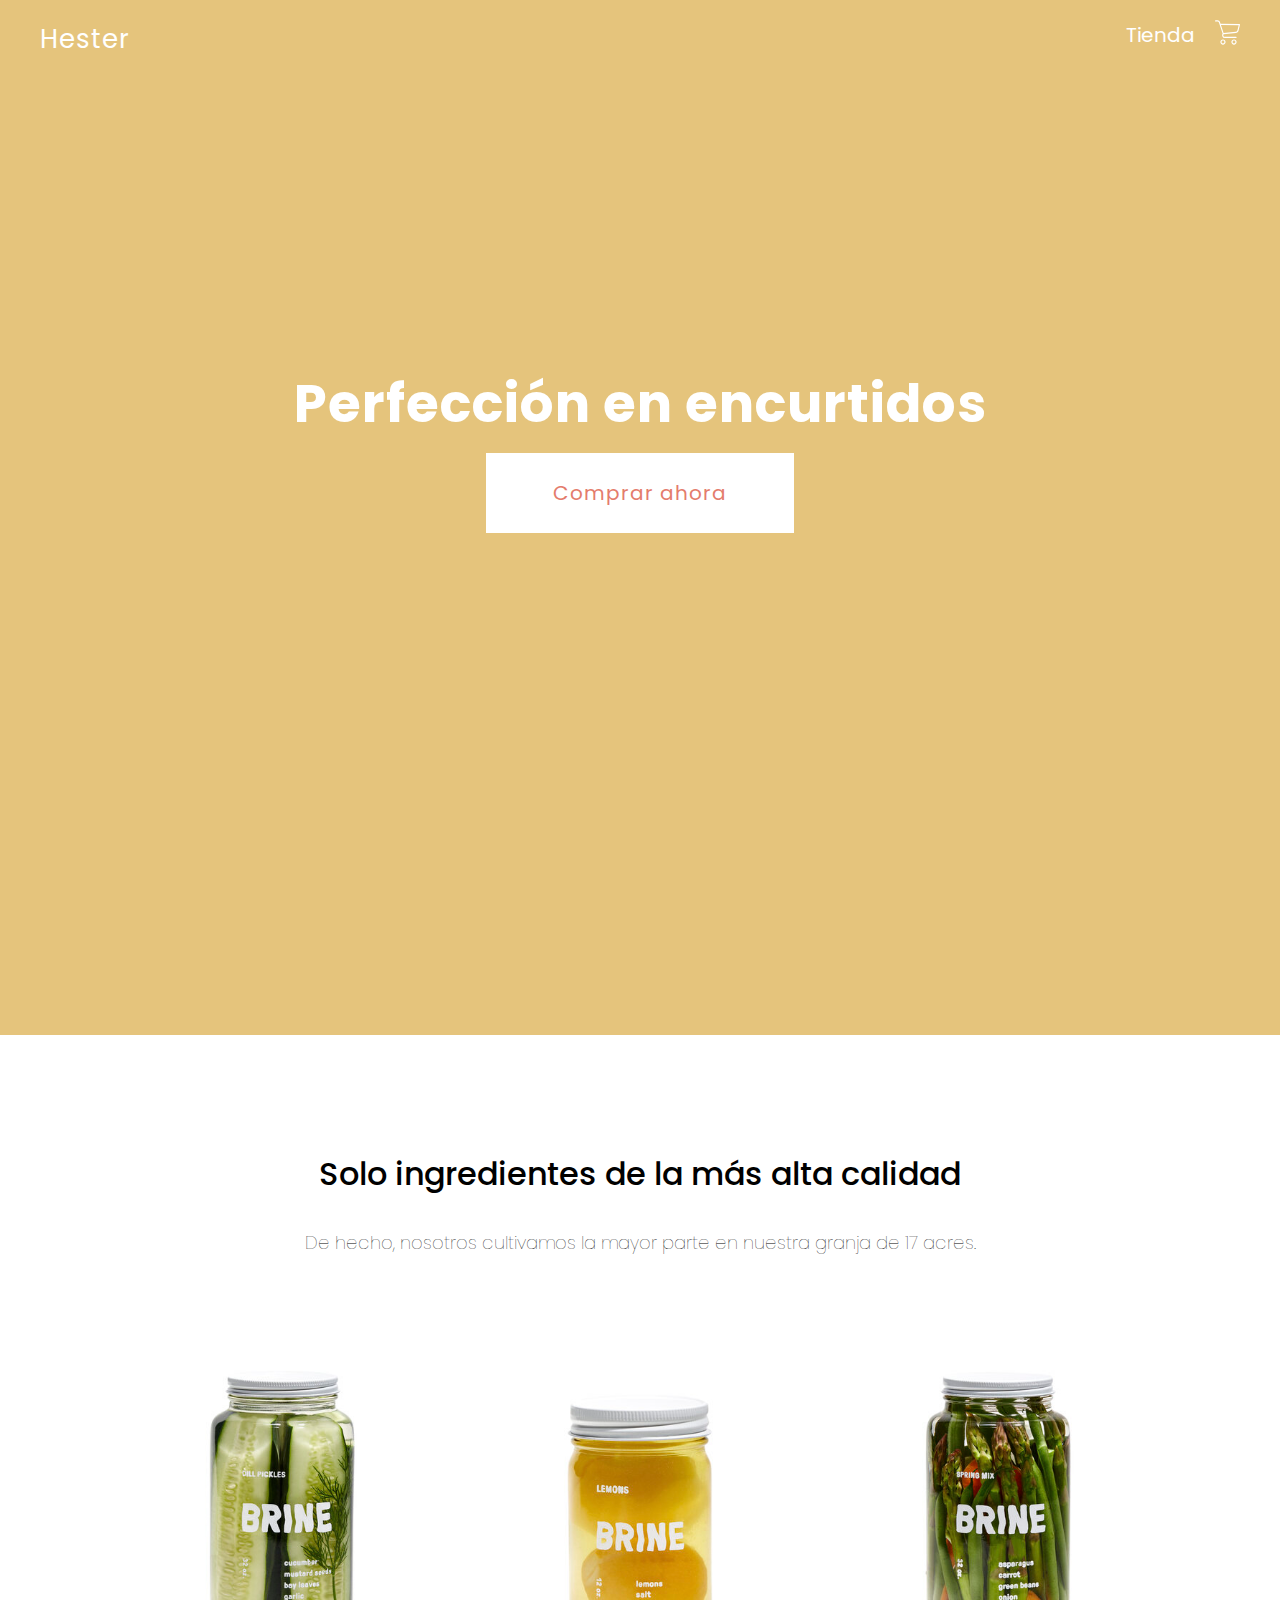
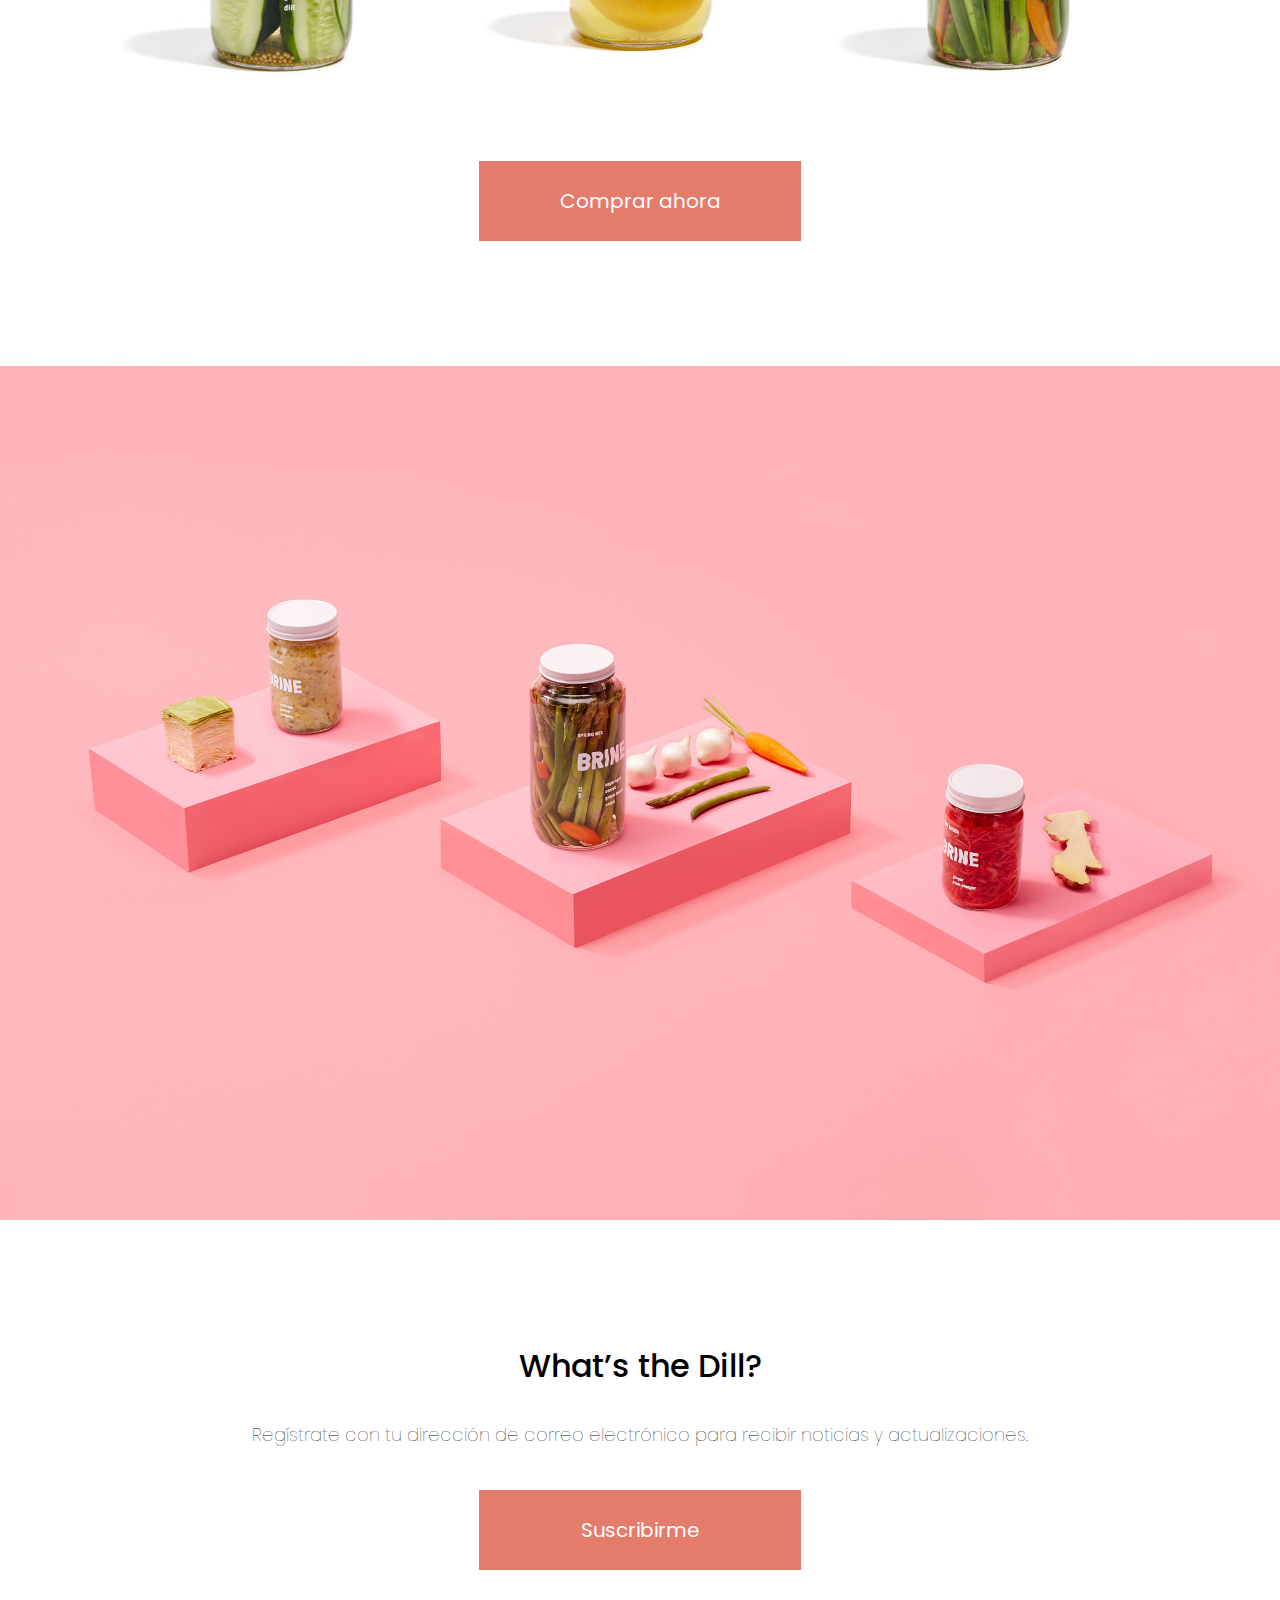
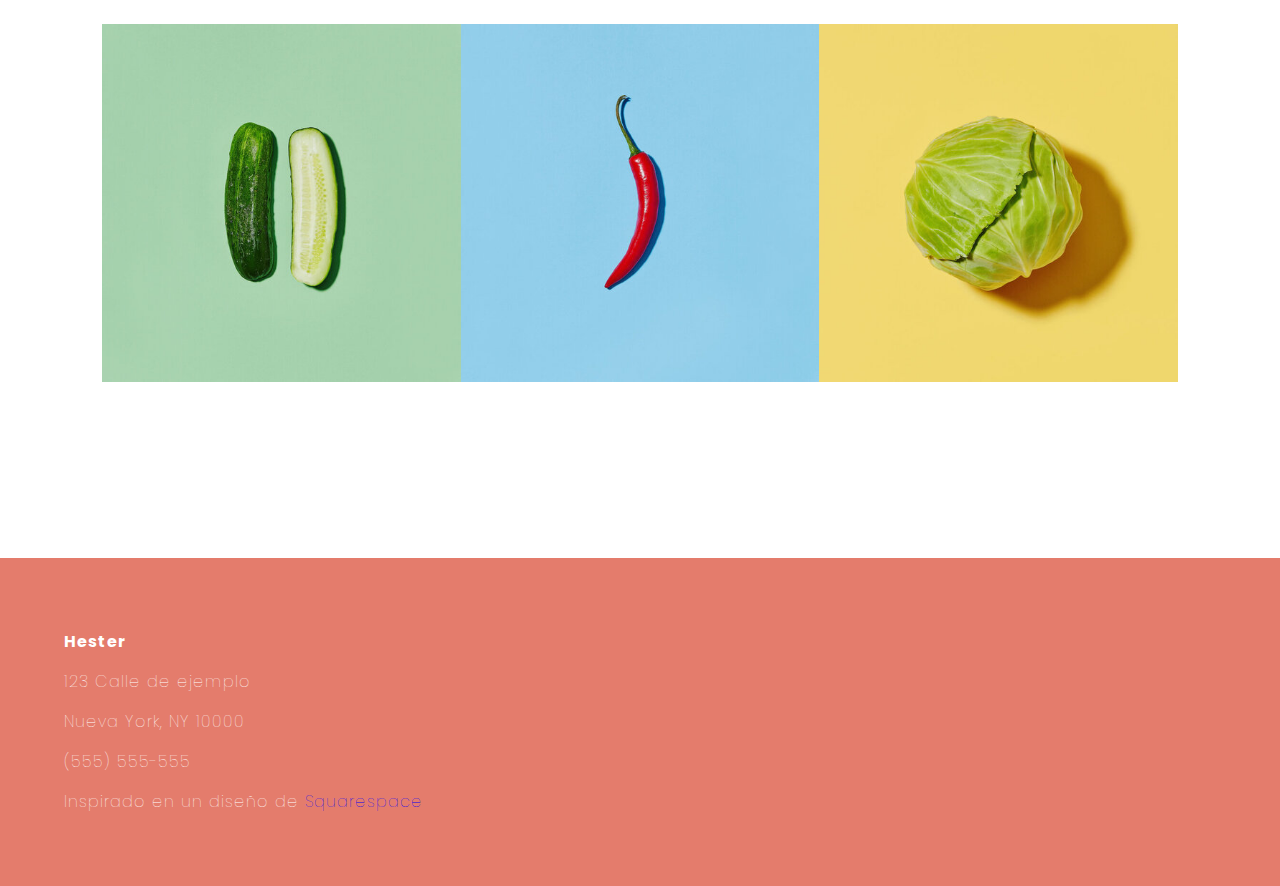
<file: index.html>
<!DOCTYPE html>
<html lang="en">

<head>
	<meta charset="UTF-8">
	<meta name="viewport" content="width=device-width, initial-scale=1.0">

	<!-- fonts -->
	<link href="https://fonts.googleapis.com/css2?family=Poppins:wght@100;200;300;400;500;600;700;800;900&display=swap"
		rel="stylesheet">

	<!-- icon-->
	<link rel="icon" type="image/jpeg" href="/assets/home_files/image-asset(2).jpeg" sizes="any" />

	<!-- styles -->
	<link rel="stylesheet" href="styles/css/styles.css">

	<title>Hester</title>
</head>

<body>

	<header class="header__container">

		<!-- header -->
		<section class="header">
			<h1 class="title">Hester</h1>
			<nav class="navbar">
				<!-- TODO: Agregar links-->
				<a class="navLinks" href="store.html">Tienda</a>
				<a class="navLinks" href="cart.html"><img src="/assets/shopping-cart.svg" alt="Shopping Cart"
						width="25"></a>
			</nav>
		</section>
		<!-- hero -->
		<section class="hero">
			<!-- <img id="imagen_fondito" src="assets/home_files/pickle-perfection-v1.jpg" alt="Fondo"> -->
			<h2>Perfección en encurtidos</h2>
			
			<a class="button" href="store.html">Comprar ahora</a>

		</section>

	</header>
	<main class="indexMain">

		<!-- vista previa del shop? -->
		<section class="shopPreview">

			<section class="shopPreview__texts">
				<h3 class="main__titles">Solo ingredientes de la más alta calidad</h3>
				<p class="main__paragraph">De hecho, nosotros cultivamos la mayor parte en nuestra granja de 17
					acres.</p>
			</section>

			<!-- TODO: poner links al shop -->
			<section class="shopPreview___products">
				<a href=""><img class="productSize" src="/assets/home_files/image-asset.jpeg" alt=""></a>
				<a href=""><img class="productSize" src="/assets/home_files/image-asset(1).jpeg" alt=""></a>
				<a href=""><img class="productSize" src="/assets/home_files/image-asset(2).jpeg" alt=""></a>
			</section>

			<a class="buttonOpcion2" href="">Comprar ahora</a>
		</section>

		<!-- imagen del final -->
		<section class="imageDecoration__Container">
			<img class="imageDecoration" src="/assets/home_files/pink-image.jpg" alt="">
		</section>

		<article class="shopPreview">
			<h4 class="main__titles">What’s the Dill?</h4>
			<p class="main__paragraph">Regístrate con tu dirección de correo electrónico para recibir noticias y
				actualizaciones.</p>

			<a class="buttonOpcion2" href="">Suscribirme</a>

			<section class="shopPreview___products">
				<a href=""><img class="productSize" src="/assets/home_files/pickels.jpeg" alt=""></a>
				<a href=""><img class="productSize" src="/assets/home_files/hot-pepper.jpeg" alt=""></a>
				<a href=""><img class="productSize" src="/assets/home_files/cabbage.jpeg" alt=""></a>
			</section>


		</article>
	</main>


	<footer>
		<h4>Hester</h4>

		<p>123 Calle de ejemplo<br>Nueva York, NY 10000<br>(555) 555-555<br>Inspirado en un diseño de <a
				href="https://www.squarespace.com/" target="_blank">Squarespace</a></p>

	</footer>


	<!-- scripts -->
	<script src=""></script>
</body>

</html>
</file>
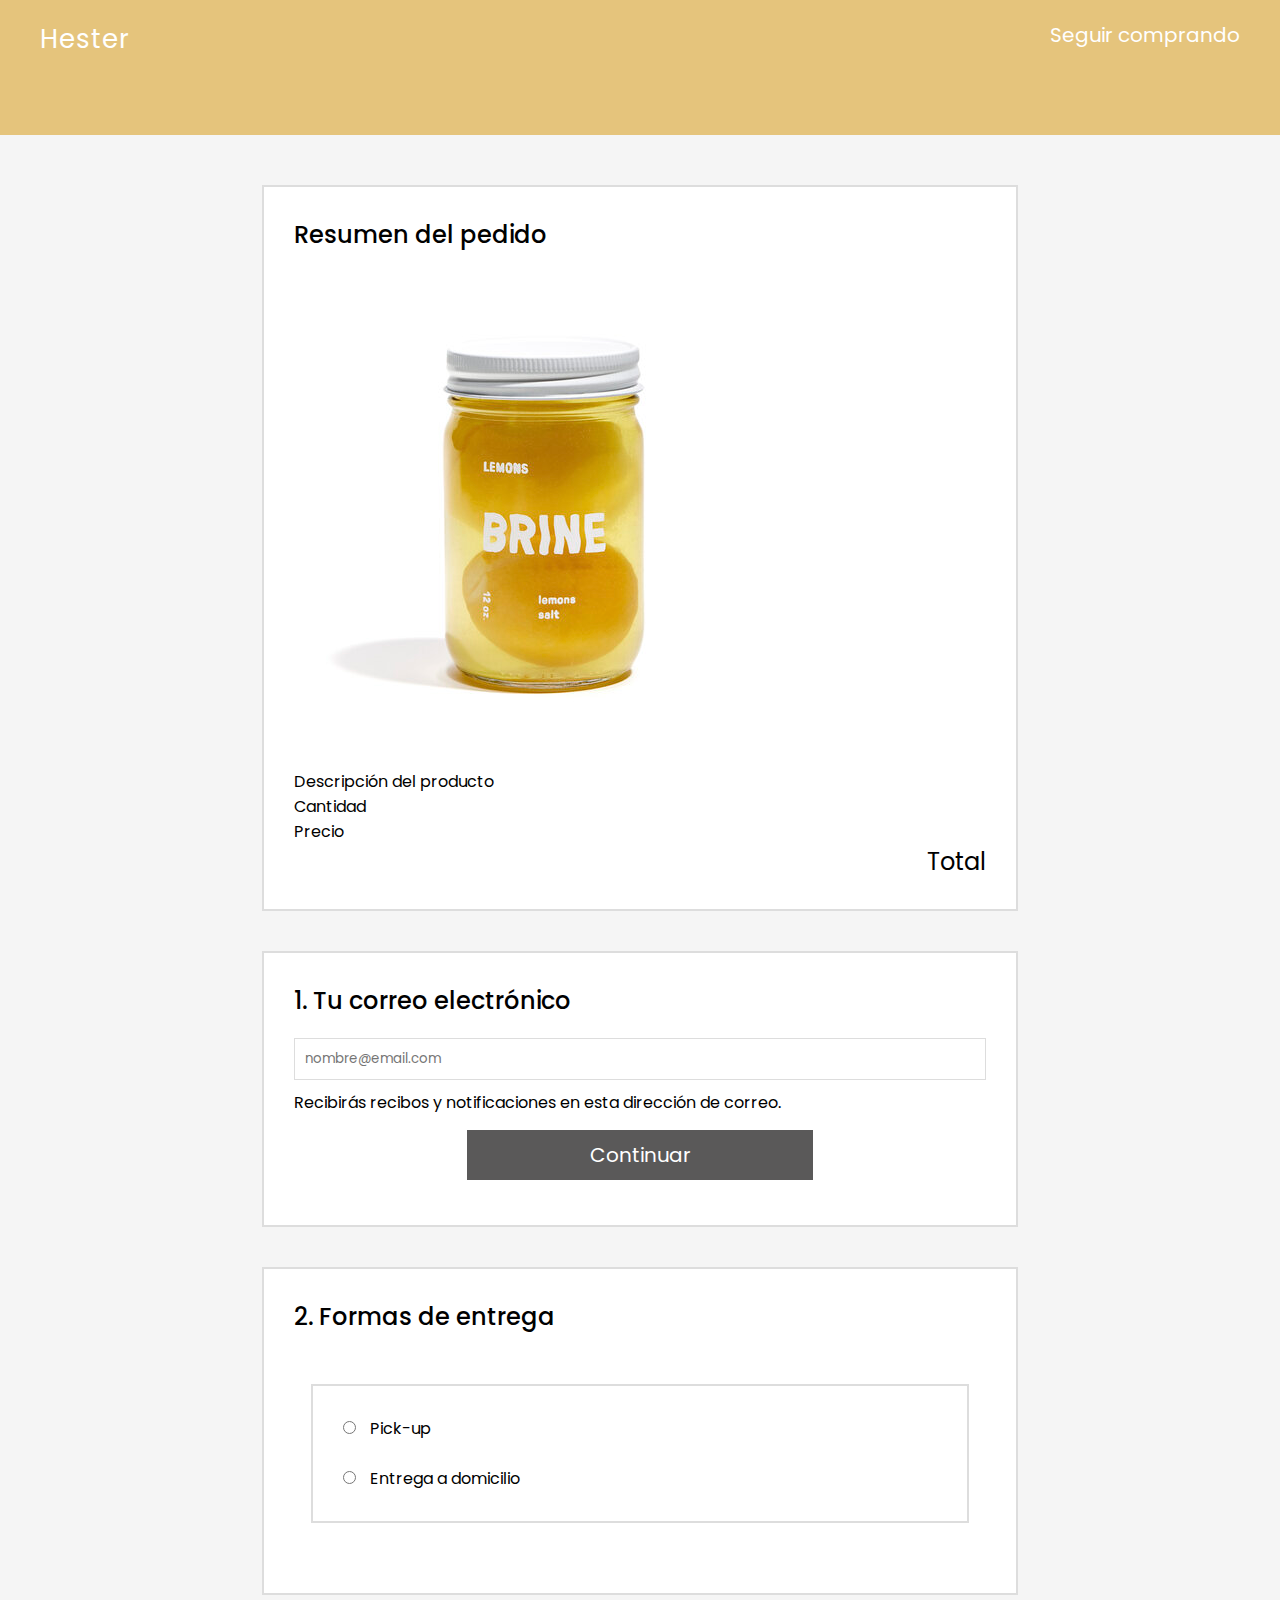
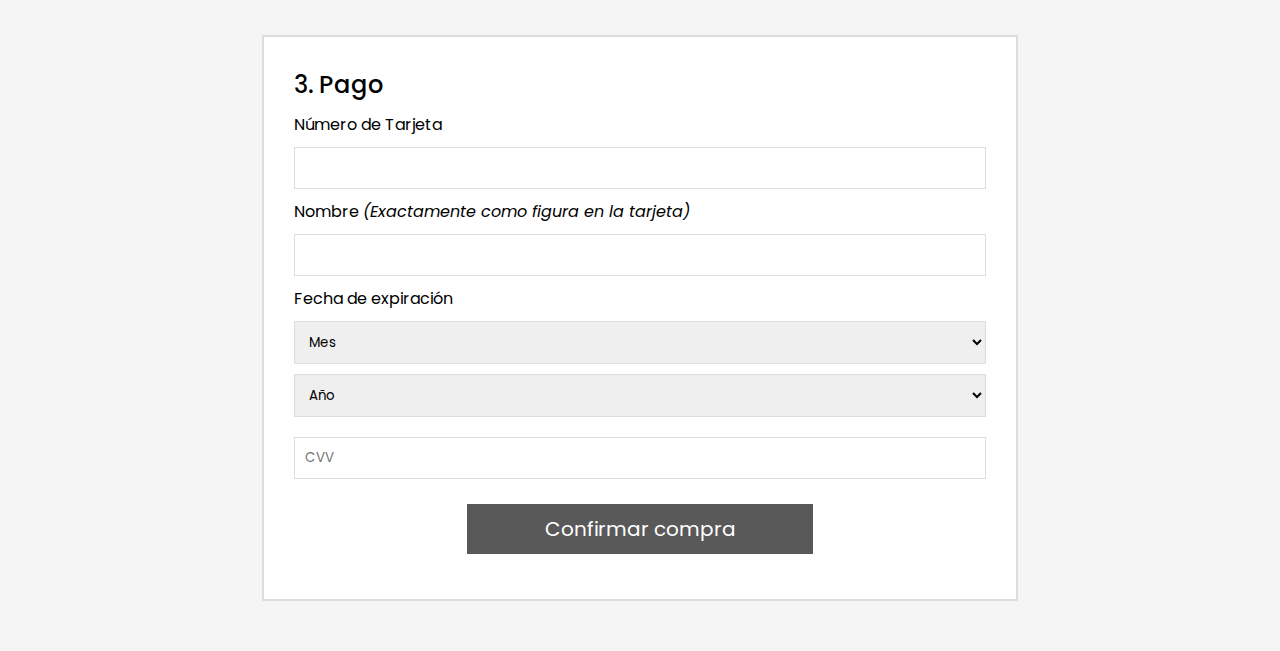
<file: payment.html>
<!DOCTYPE html>
<html lang="en">

<head>
	<meta charset="UTF-8">
	<meta name="viewport" content="width=device-width, initial-scale=1.0">

	<!-- fonts -->
	<link href="https://fonts.googleapis.com/css2?family=Poppins:wght@100;200;300;400;500;600;700;800;900&display=swap"
		rel="stylesheet">

	<!-- icon-->
	<link rel="icon" type="image/jpeg" href="/assets/home_files/image-asset(2).jpeg" sizes="any" />

	<!-- styles -->
	<link rel="stylesheet" href="styles/css/styles.css">

	<title>Hester</title>
</head>

<body>
	<header class="header__container">

		<section class="header">
			<a href="/index.html">
				<h1 class="title">Hester</h1>
			</a>
			<nav class="navbar">
				<a class="navLinks" href="store.html">Seguir comprando</a>
			</nav>
		</section>
	</header>

	<main class="grayBackground">

		<section class="forms_container">

			<!-- Carrito -->
			<section class="formStyle" action="">
				<p class="formTitle">Resumen del pedido</p>

				<section class="cart">
					<img class="productSelectedImage" src="/assets/store_files/image-asset(2).jpeg" alt="">
					<p>Descripción del producto</p>
					<p>Cantidad</p>
					<p>Precio</p>
				</section>
				<p class="totalAmount">Total</p>
			</section>

			<!-- Correo -->
			<form name="mailForm" class="formStyle" action="">
				<p class="formTitle">1. Tu correo electrónico</p>
				<input class="inputs__style" type="email" name="email" placeholder="nombre@email.com" required>
				<p>Recibirás recibos y notificaciones en esta dirección de correo.</p>
				<input class="paymentButtons" type="submit" value="Continuar">
			</form>

			<!-- Opciones de envio -->

			<section class="formStyle">
				<p class="formTitle">2. Formas de entrega</p>

				<form action="" class="deliveryStyle" id="selectionDelivery">
					<label for="pickUpMethod">
						<input type="radio" name="methodChosen" id="pickUpMethod" value="Pick-up" required>
						<p class="chooseMethodStyle">Pick-up</p>
					</label>
					<br>
					<br>
					<label for="deliveryMethod">
						<input type="radio" name="methodChosen" id="deliveryMethod" value="Entrega a domicilio">
						<p class="chooseMethodStyle">Entrega a domicilio</p>
					</label>
				</form>

				<!-- Retiro en la tienda -->

				<section class="deliveryStyle hidden" id="pickUpOpcion">
					<p class="formTitle">Retiro en el showroom</p>
					<p>Su pedido está disponible para pasar a retirar por nuestro showroom. </p>
					<br>
					<p>Nuestro <strong> horario de atención</strong> es de <strong>lunes a viernes de 10:00 a
							18:00.</strong> </p>
					<br>
					<p><strong>Dirección: Paseo del Jockey</strong> </p>
				</section>


				<!-- Devivery -->
				<form name="deliveryMethod" class="deliveryStyle hidden" action="" id="deliveryOption">
					<p class="formTitle">Envío</p>
					<input class="inputs__style" type="text" name="nombre" placeholder="Nombre" required>
					<input class="inputs__style" type="text" name="apellido" placeholder="Apellido" required>
					<select class="inputs__style" name="paisresidencia">
						<option value="Argentina" id="AR">Argentina</option>
						<option value="Chile" id="CL">Chile</option>
						<option value="Uruguay" id="UY">Uruguay</option>
					</select>
					<input class="inputs__style" type="text" name="cp" placeholder="Código Postal" required>
					<input class="inputs__style" type="text" name="ciudad" placeholder="Ciudad" required>
					<input class="inputs__style" type="text" name="direccion" placeholder="Direccion" required>
					<input class="inputs__style" type="text" name="telefono" placeholder="Numero de telefono" required>
					<input class="paymentButtons" type="submit" value="Continuar">
				</form>

			</section>

			<!-- Pago -->

			<form name="paymentMethod" class="formStyle" autocomplete="off" novalidate>
				<p class="formTitle">3. Pago</p>
				<fieldset class="noBorder">
					<label for="card-number">Número de Tarjeta</label>
					<input type="num" id="card-number" class="input-cart-number inputs__style" maxlength="16"
						minlength="16" required />
				</fieldset>
				<fieldset class="noBorder">
					<label for="card-holder">Nombre <i>(Exactamente como figura en la tarjeta)</i></label>
					<input type="text" id="card-holder" class="inputs__style" required />
				</fieldset>
				<fieldset class="fieldset-expiration noBorder">
					<label for="card-expiration-month">Fecha de expiración</label>
					<div class="select">
						<select class="inputs__style" id="card-expiration-month" placeholder="Mes" required>
							<option>Mes</option>
							<option>01</option>
							<option>02</option>
							<option>03</option>
							<option>04</option>
							<option>05</option>
							<option>06</option>
							<option>07</option>
							<option>08</option>
							<option>09</option>
							<option>10</option>
							<option>11</option>
							<option>12</option>
						</select>
					</div>
					<div class="select">
						<select class="inputs__style" id="card-expiration-year" placeholder="Año" required>
							<option>Año</option>
							<option>2020</option>
							<option>2021</option>
							<option>2022</option>
							<option>2023</option>
							<option>2024</option>
							<option>2025</option>
							<option>2026</option>
							<option>2027</option>
							<option>2028</option>
							<option>2029</option>
							<option>2030</option>
						</select>
					</div>
				</fieldset>
				<fieldset class="fieldset-ccv noBorder">
					<input class="inputs__style" type="text" id="card-ccv" maxlength="3" placeholder="CVV" required />
				</fieldset>
				<input class="paymentButtons" type="submit" value="Confirmar compra">

			</form>
		</section>
	</main>


	<!-- script -->
	<script src="js/main.js"></script>
</body>

</html>
</file>
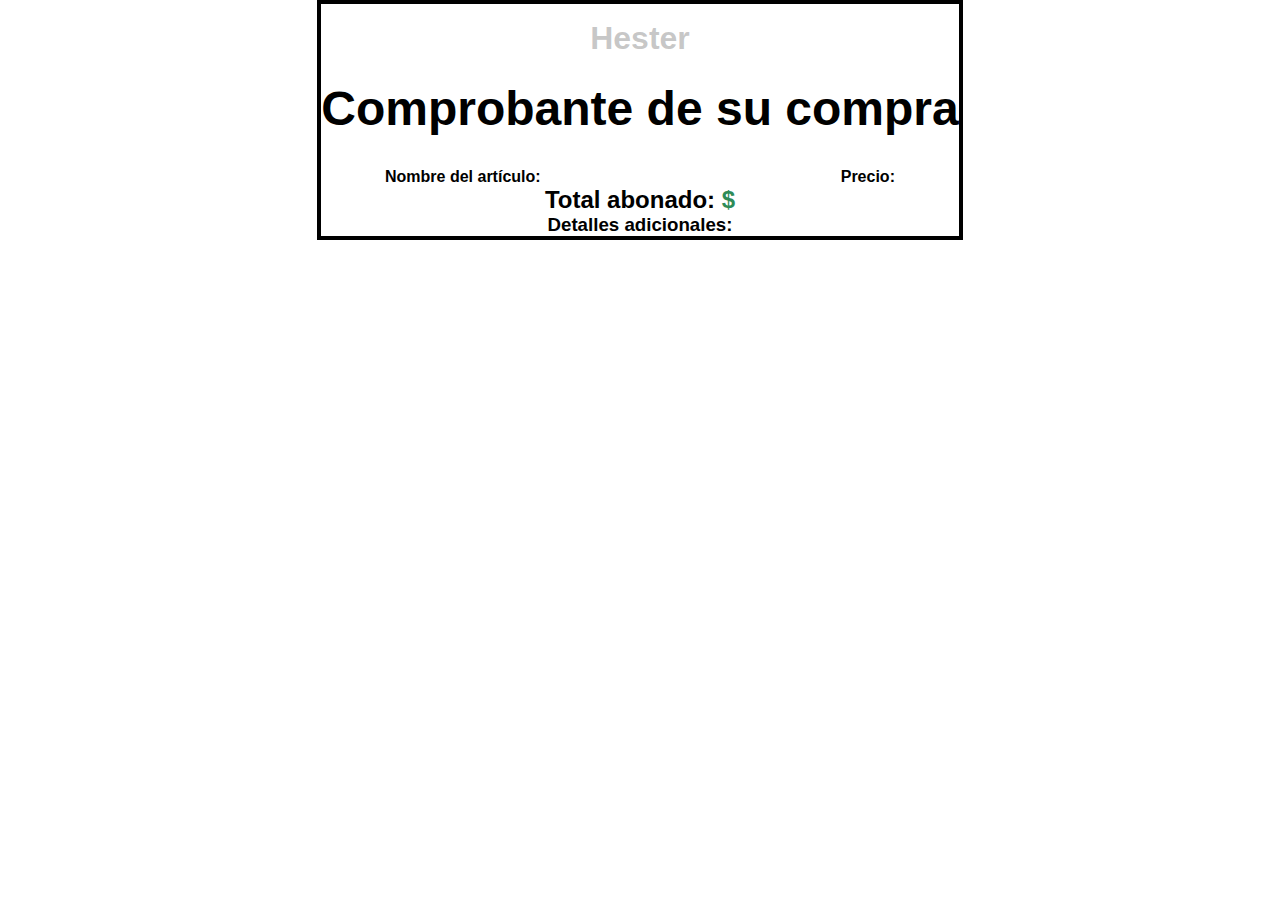
<file: receipt.html>
<!DOCTYPE html>
<html lang="en">

<head>
    <meta charset="UTF-8">
    <meta name="viewport" content="width=device-width, initial-scale=1.0">
    <title>Comprobante de compra</title>
    <!--LINKEAR CSS-->
    <link rel="stylesheet" href="/styles/css/styles.css">
</head>

<body>
    <section class="rec">
        <!--//LOGO-->
        <h1 class="title" stlye="color:black; align-self:center;">Hester</h1>
        <!--//TITULO-->
        <h1 class="rec_h1">Comprobante de su compra</h1>
        <!--//TODOS LOS ITEMS-->
        <div class="rec_contenedor">
            <!--//NOMBRE DEL ARTICULO-->
            <ul class="rec_list">
                <h4>Nombre del artículo:</h4>

            </ul>
            <!--//-->
            <ul class="rec_precios">
                <h4>Precio:</h4>
            </ul>
        </div>
        <!--//TOTAL-->
        <h2 class="rec_h2">Total abonado: <span></span></h2>
        <!--//DETALLES-->
        <div class="rec_detalles">
            <h3>Detalles adicionales: <span></span></h3>
        </div>

    </section>
    <!--//SCRIPT-->
    <script src="/js/receipt.js"></script>
</body>

</html>
</file>
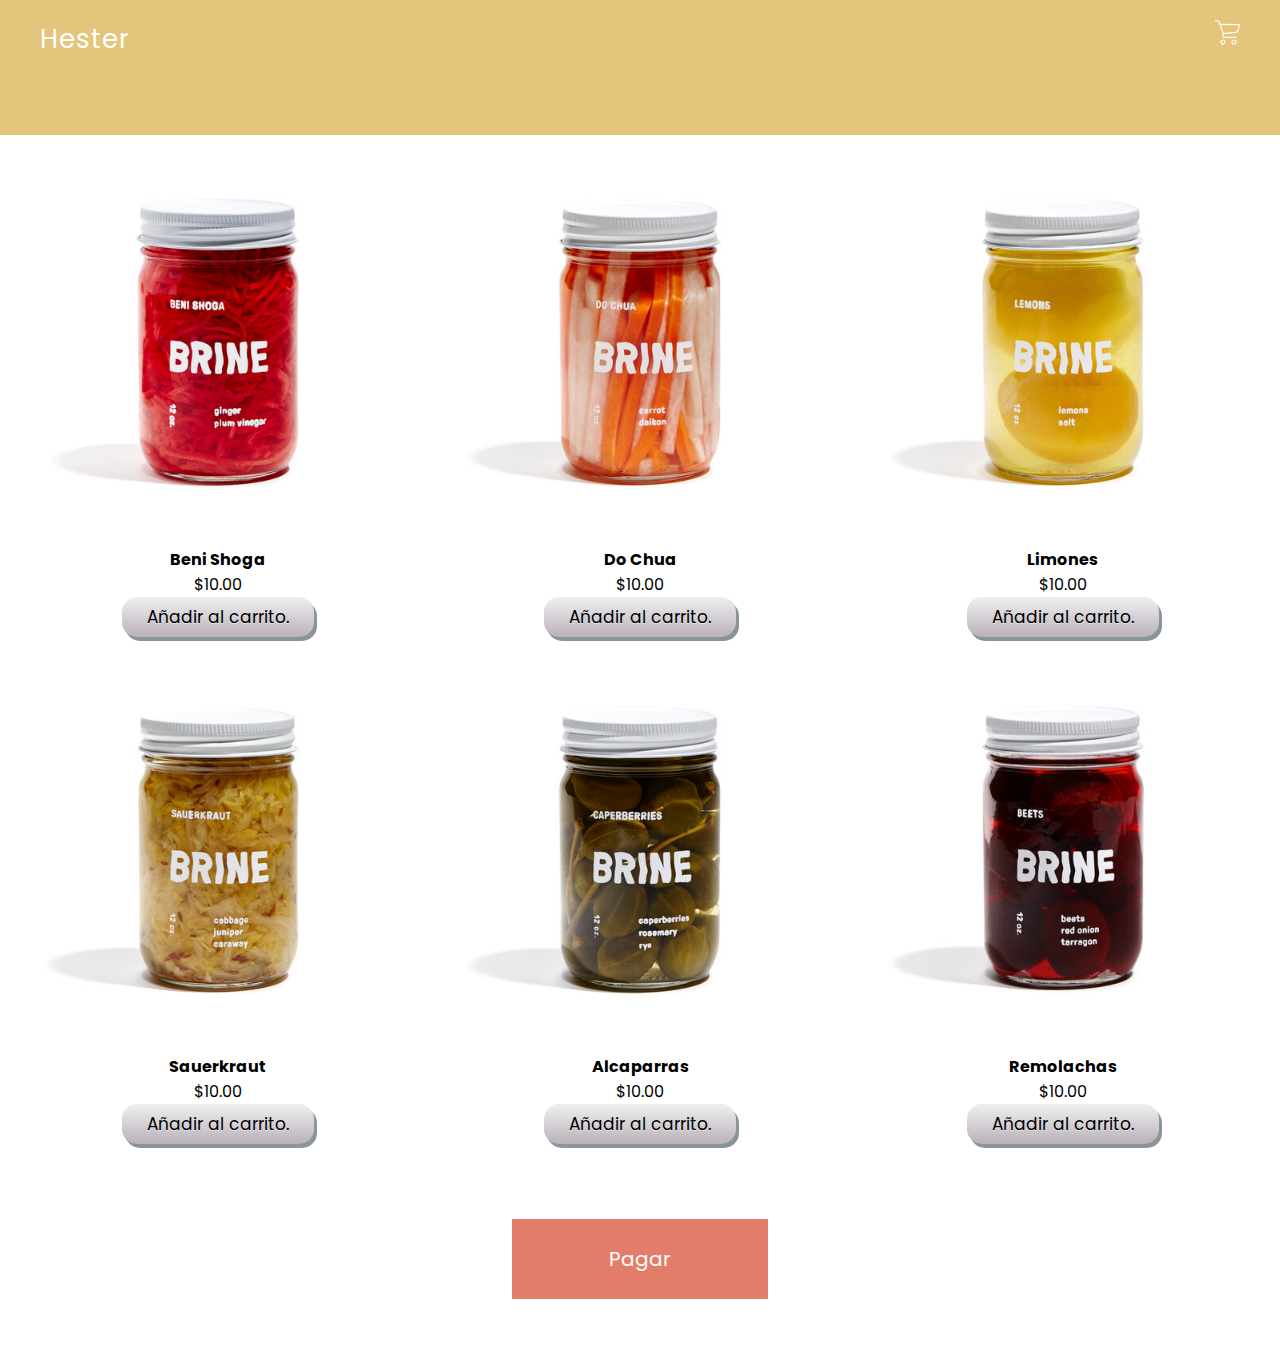
<file: store.html>
<!DOCTYPE html>
<html lang="en">
  <head>
    <meta charset="UTF-8" />
    <meta name="viewport" content="width=device-width, initial-scale=1.0" />
    <!-- fonts -->
    <link
      href="https://fonts.googleapis.com/css2?family=Poppins:wght@100;200;300;400;500;600;700;800;900&display=swap"
      rel="stylesheet"
    />
    <!-- icon-->
    <link
      rel="icon"
      type="image/jpeg"
      href="/assets/home_files/image-asset(2).jpeg"
      sizes="any"
    />
    <!-- styles -->
    <link rel="stylesheet" href="styles/css/styles.css" />
    <title>Hester</title>
  </head>

  <body>
    <header class="header__container">
      <!-- header -->
      <section class="header">
        <a href="index.html">
          <h1 class="title">Hester</h1>
        </a>
        <nav class="navbar">
          <!-- TODO: Agregar links-->
          <a class="navLinksShop" href="payment.html"
            ><img
              src="/assets/shopping-cart.svg"
              alt="Shopping Cart"
              width="25"
          /></a>
        </nav>
      </section>
    </header>
    <!-- artículos -->
    <main class="article__container">
      <section class="article__content">
        <img
          class="article_img"
          src="/assets/store_files/image-asset.jpeg"
          alt=""
        />
        <h4 class="article_text">Beni Shoga</h4>
        <p class="article_price">$10.00</p>
        <button class="btn_añadir" id="1">Añadir al carrito.</button>
      </section>
      <section class="article__content">
        <img
          class="article_img"
          src="/assets/store_files/image-asset(1).jpeg"
          alt=""
        />
        <h4 class="article_text">Do Chua</h4>
        <p class="article_price">$10.00</p>
        <button class="btn_añadir" id="2">Añadir al carrito.</button>
      </section>
      <section class="article__content">
        <img
          class="article_img"
          src="/assets/store_files/image-asset(2).jpeg"
          alt=""
        />
        <h4 class="article_text">Limones</h4>
        <p class="article_price">$10.00</p>
        <button class="btn_añadir" id="3">Añadir al carrito.</button>
      </section>
      <section class="article__content">
        <img
          class="article_img"
          src="/assets/store_files/image-asset(3).jpeg"
          alt=""
        />
        <h4 class="article_text">Sauerkraut</h4>
        <p class="article_price">$10.00</p>
        <button class="btn_añadir" id="4">Añadir al carrito.</button>
      </section>
      <section class="article__content">
        <img
          class="article_img"
          src="/assets/store_files/image-asset(4).jpeg"
          alt=""
        />
        <h4 class="article_text">Alcaparras</h4>
        <p class="article_price">$10.00</p>
        <button class="btn_añadir" id="5">Añadir al carrito.</button>
      </section>
      <section class="article__content">
        <img
          class="article_img"
          src="/assets/store_files/image-asset(5).jpeg"
          alt=""
        />
        <h4 class="article_text">Remolachas</h4>
        <p class="article_price">$10.00</p>
        <button class="btn_añadir" id="6">Añadir al carrito.</button>
      </section>
    </main>
    <a class="storePayButton" href="/payment.html"> Pagar</a>
    <script src="js/main.js"></script>
  </body>
</html>
</file>
<file: styles/css/styles.css>
@charset "UTF-8";
* {
  -webkit-box-sizing: border-box;
          box-sizing: border-box;
  text-decoration: none;
  margin: 0;
  padding: 0;
  font-family: "Poppins", sans-serif;
}

.header__container {
  width: 100%;
}

.header__container .header {
  display: -webkit-box;
  display: -ms-flexbox;
  display: flex;
  min-height: 15vh;
  -webkit-box-pack: justify;
      -ms-flex-pack: justify;
          justify-content: space-between;
  padding: 20px 40px;
  background-color: #e5c47c;
}

.header__container .header .title {
  color: white;
  font-weight: 400;
  font-size: 26px;
  letter-spacing: 1px;
  z-index: 10;
}

.header__container .header .navbar {
  display: -webkit-box;
  display: -ms-flexbox;
  display: flex;
  -webkit-box-pack: justify;
      -ms-flex-pack: justify;
          justify-content: space-between;
  gap: 20px;
  color: white;
  font-size: 20px;
}

.header__container .header .navbar .navLinks {
  color: white;
}

.header__container .hero {
  min-height: 100vh;
  padding: 18% 10%;
  color: white;
  font-size: 2.2em;
  letter-spacing: 1px;
  font-weight: 400;
  text-align: center;
  background-color: #e5c47c;
}

.header__container .hero .button {
  margin: 10px auto;
  padding: 25px 10px;
  width: 30%;
  display: block;
  font-size: 20px;
  background-color: white;
  color: #e47c6c;
}

.indexMain {
  background-color: white;
}

.indexMain .shopPreview {
  padding: 9% 8%;
}

.indexMain .main__titles {
  font-size: 2em;
  font-weight: 500;
  text-align: center;
}

.indexMain .main__paragraph {
  font-size: 18px;
  font-weight: 100;
  line-height: 5em;
  text-align: center;
}

.indexMain .shopPreview___products {
  margin: 5% auto;
  display: -webkit-box;
  display: -ms-flexbox;
  display: flex;
  -ms-flex-pack: distribute;
      justify-content: space-around;
}

.indexMain .shopPreview___products .productSize {
  width: 100%;
}

.indexMain .imageDecoration {
  max-width: 100%;
}

.buttonOpcion2 {
  margin: 10px auto;
  padding: 25px 10px;
  width: 30%;
  display: block;
  font-size: 20px;
  color: white;
  background-color: #e47c6c;
  text-align: center;
}

footer {
  background-color: #e47c6c;
  color: white;
  padding: 5%;
  letter-spacing: 1px;
  line-height: 2.5em;
  font-weight: 100;
}

.grayBackground {
  background-color: whitesmoke;
}

.noBorder {
  border: none;
}

#cart {
  margin-bottom: 20px;
  border-bottom: 2px solid #e5c47c;
}

#cart li {
  display: -webkit-box;
  display: -ms-flexbox;
  display: flex;
  -webkit-box-pack: justify;
      -ms-flex-pack: justify;
          justify-content: space-between;
  -webkit-box-align: center;
      -ms-flex-align: center;
          align-items: center;
}

#cart li img {
  width: 100px;
}

#cart li .btnDelete {
  padding: 2.5px 8px;
  border: none;
  margin-left: 20px;
  border-radius: 5px;
  background-color: #5a5959;
  color: white;
}

.totalAmount {
  text-align: right;
  font-size: 24px;
}

.forms_container {
  padding: 10px;
}

.formStyle {
  margin: 40px auto;
  padding: 30px;
  width: 60%;
  border: 2px solid #dddddd;
  background-color: white;
}

.deliveryStyle {
  margin: 40px auto;
  padding: 30px;
  width: 95%;
  border: 2px solid #dddddd;
}

.chooseMethodStyle {
  padding: 10px;
  display: inline;
}

.formTitle {
  font-weight: 500;
  font-size: 1.5em;
  padding-bottom: 10px;
}

.paymentButtons {
  margin: 15px auto;
  padding: 10px 10px;
  width: 50%;
  display: block;
  border: none;
  font-size: 20px;
  color: white;
  background-color: #5a5959;
  text-align: center;
}

.inputs__style {
  padding: 10px;
  display: block;
  margin: 10px auto;
  width: 100%;
  border: 1px solid #dddddd;
}

.hidden {
  display: none;
}

body .header__container {
  background-color: #ffffff;
}

body .header__container .header .titleShop {
  color: #000000;
}

body .header__container .header .navbar .navLinksShop {
  color: #000000;
}

body .article__container {
  display: -webkit-box;
  display: -ms-flexbox;
  display: flex;
  -ms-flex-wrap: wrap;
      flex-wrap: wrap;
  -webkit-box-pack: space-evenly;
      -ms-flex-pack: space-evenly;
          justify-content: space-evenly;
}

body .article__container .article__content {
  padding: 5px;
}

body .article__container .article__content .article_img {
  width: 25rem;
}

body .article__container .article__content .article_text,
body .article__container .article__content .article_price {
  text-align: center;
}

body .article__container .article__content .btn_añadir {
  -webkit-box-shadow: 3px 4px 0px 0px #899599;
          box-shadow: 3px 4px 0px 0px #899599;
  background: -webkit-gradient(linear, left top, left bottom, color-stop(5%, #ededed), to(#bab1ba));
  background: linear-gradient(to bottom, #ededed 5%, #bab1ba 100%);
  background-color: #ededed;
  border-radius: 15px;
  border: none;
  display: block;
  cursor: pointer;
  color: #000000;
  font-size: 17px;
  padding: 7px 25px;
  text-decoration: none;
  text-shadow: 0px 1px 0px #e1e2ed;
  margin: 0 auto;
  outline: none;
  -webkit-transition: 0.2s;
  transition: 0.2s;
}

body .article__container .article__content .btn_añadir:active {
  -webkit-box-shadow: none;
          box-shadow: none;
  background: -webkit-gradient(linear, left top, left bottom, color-stop(5%, #ededed), to(#e5c47c));
  background: linear-gradient(to bottom, #ededed 5%, #e5c47c 100%);
}

.storePayButton {
  margin: 70px auto;
  padding: 25px 10px;
  width: 20%;
  display: block;
  font-size: 20px;
  color: white;
  background-color: #e47c6c;
  text-align: center;
}

.rec {
  display: -webkit-box;
  display: -ms-flexbox;
  display: flex;
  -webkit-box-orient: vertical;
  -webkit-box-direction: normal;
      -ms-flex-flow: column;
          flex-flow: column;
  -webkit-box-align: center;
      -ms-flex-align: center;
          align-items: center;
  border: 3pt solid black;
  width: -webkit-fit-content;
  width: -moz-fit-content;
  width: fit-content;
  margin: 0 auto;
}

.rec .title {
  margin-top: 0.5em;
  color: rgba(128, 128, 128, 0.445);
}

.rec_h1 {
  margin-top: 0.5em;
  font-size: 3em;
}

.rec_contenedor {
  margin-top: 2em;
  display: -webkit-box;
  display: -ms-flexbox;
  display: flex;
  width: 80%;
  -webkit-box-pack: justify;
      -ms-flex-pack: justify;
          justify-content: space-between;
}

.rec_detalles span {
  color: royalblue;
}

.rec_h2 span {
  color: seagreen;
}

.rec_h2 span::before {
  content: "$";
}

.rec_list li, .rec_precios li {
  list-style: none;
}

.rec_list li::before, .rec_precios li::before {
  content: "> ";
  color: teal;
}
</file>
